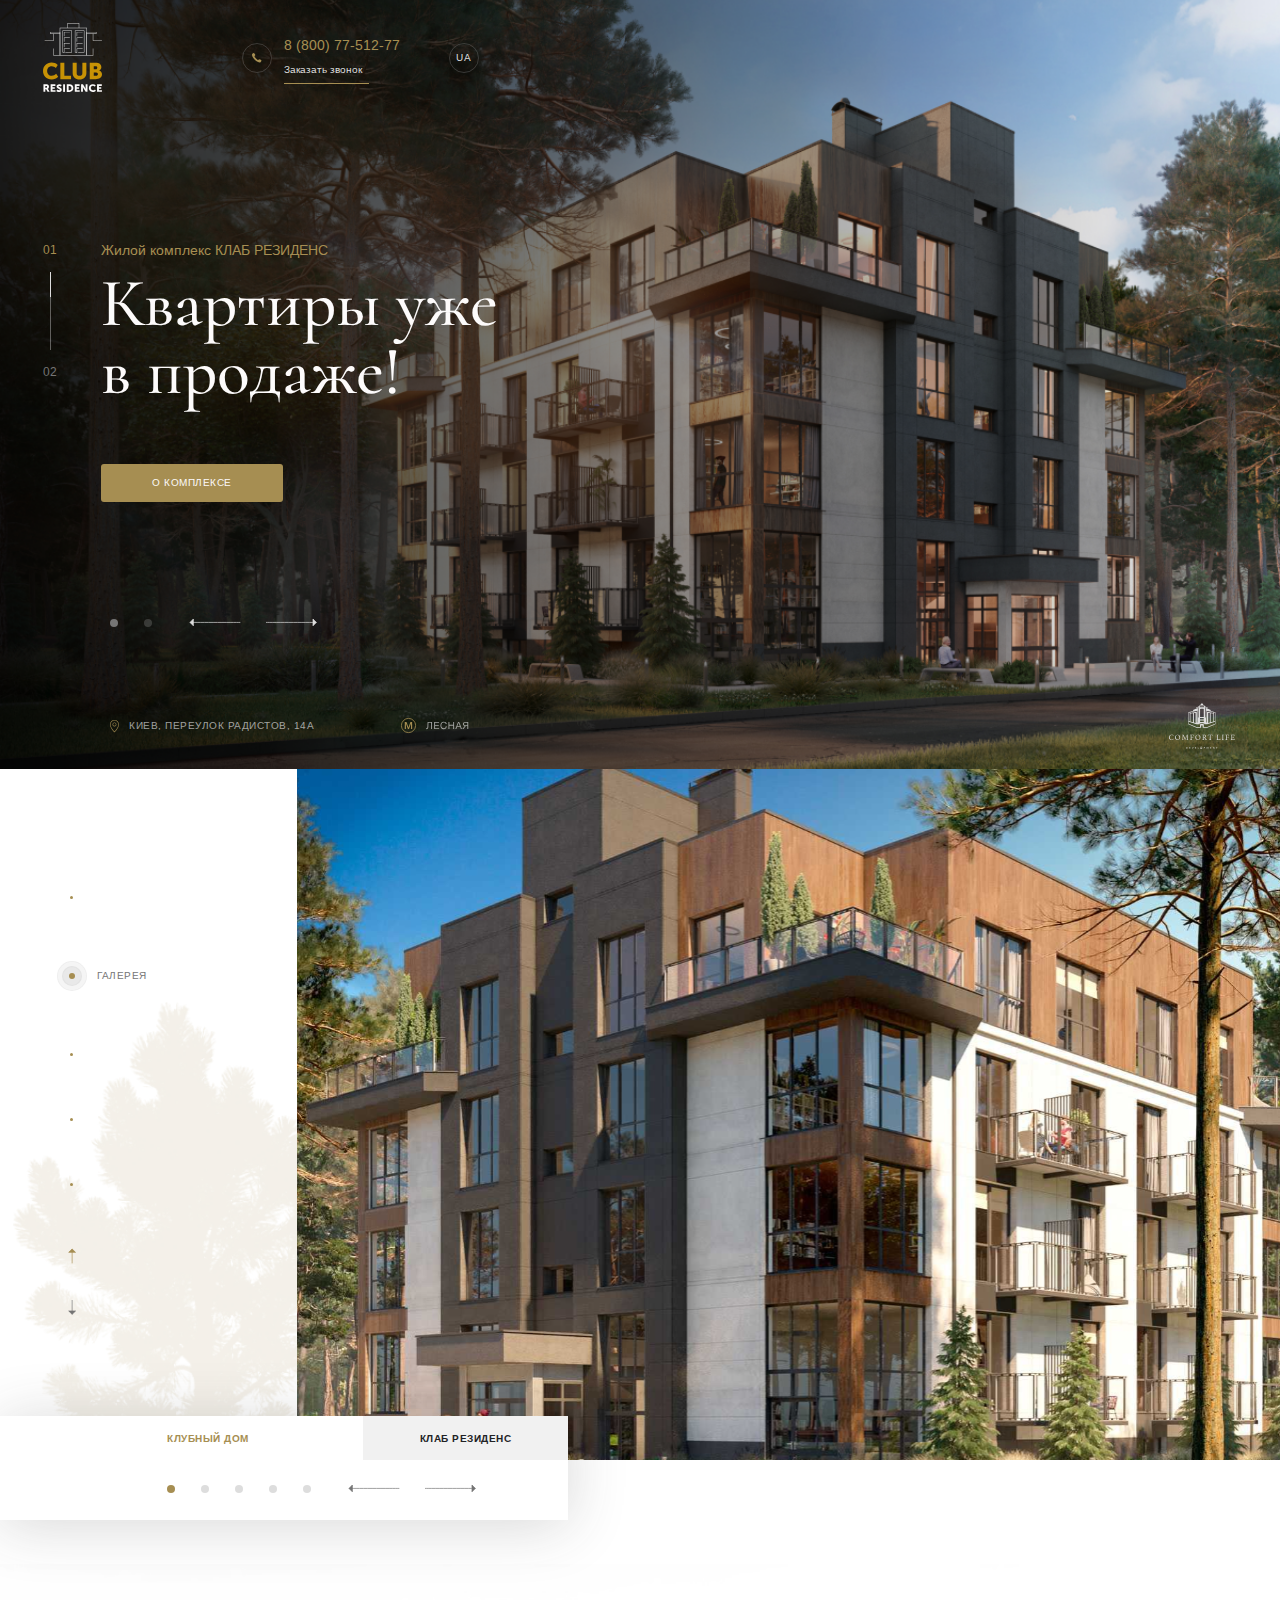
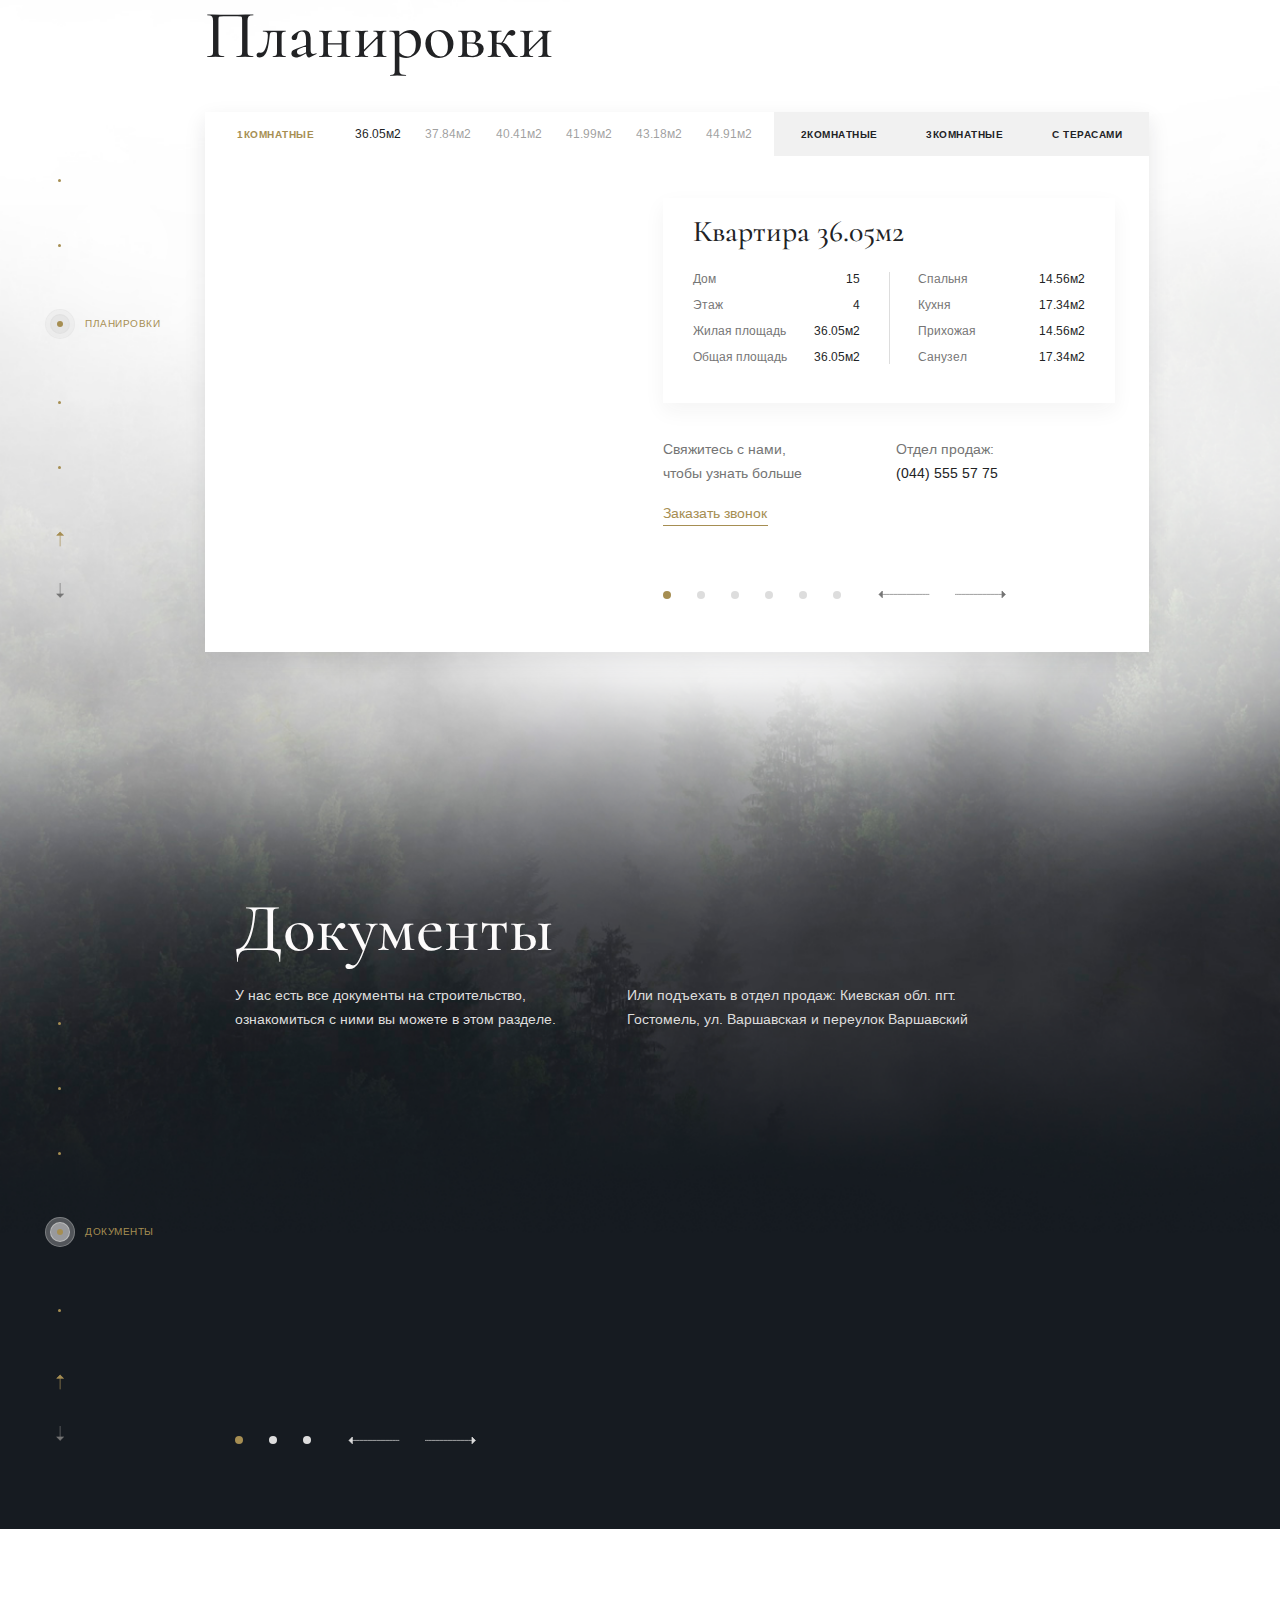
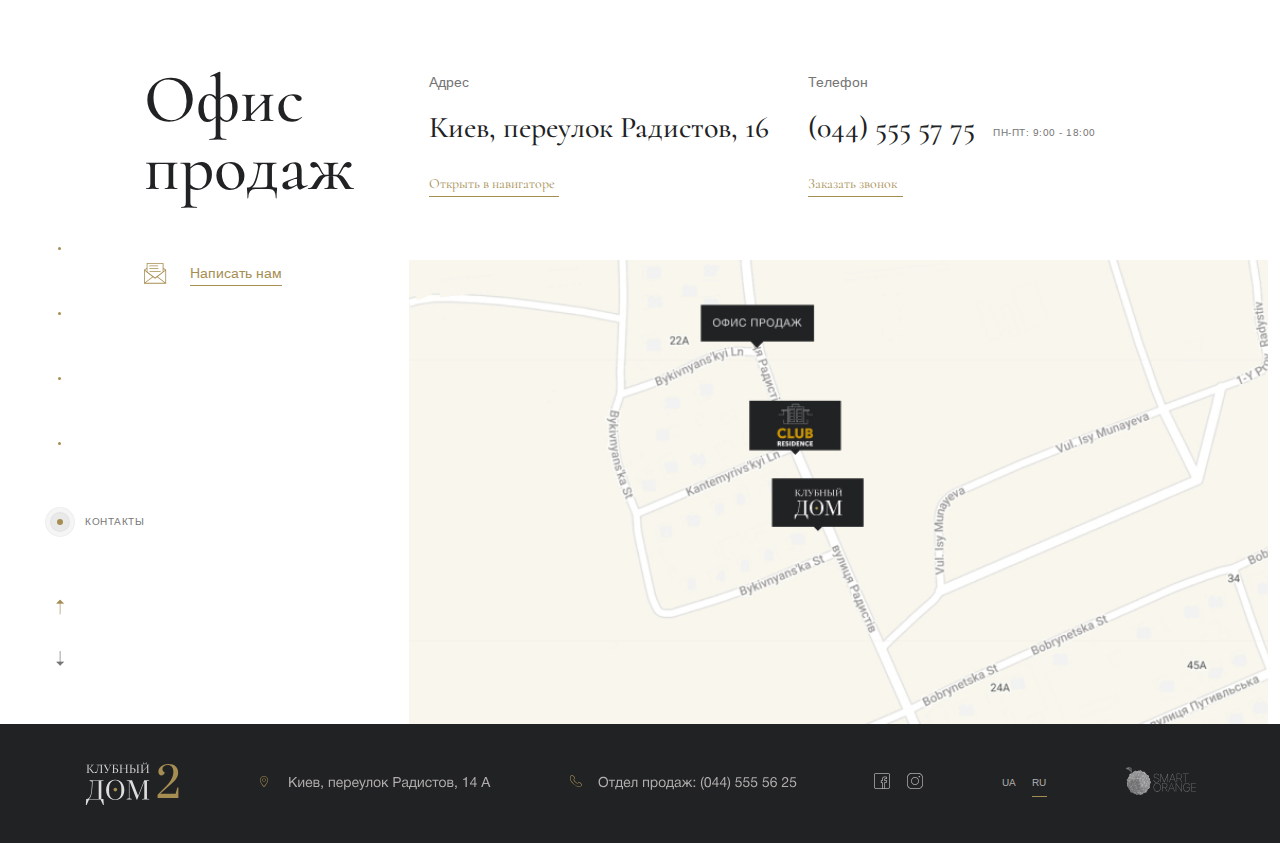
<file: index.html>
<!DOCTYPE html>
<html lang="ru">
<head>
    <meta charset="UTF-8">
    <meta name="viewport" content="width=device-width, initial-scale=1.0">
    <title>Document</title>
    <link rel="icon" href="../images/main_logo.png">
    <link href="https://unpkg.com/aos@2.3.1/dist/aos.css" rel="stylesheet">
    <link rel="stylesheet" href="styles/style.css">
    <script src="https://unpkg.com/aos@2.3.1/dist/aos.js"></script>
    <script src="https://code.jquery.com/jquery-3.4.1.min.js"></script>
    <link href="https://fonts.googleapis.com/css2?family=Arimo&display=swap" rel="stylesheet">
    <link href="https://fonts.googleapis.com/css2?family=Cormorant:wght@500&display=swap" rel="stylesheet">
    
    
</head>
<body>
    <header class="header" id="header">
        <div class="header-top">
            <img class="header__logo" src="../images/Club_residence.svg" alt="Логотип ЖК">
            <div class="header__call">
                <div class="call__image_circle">
                    <img class="call__image" src="../images/call1.svg"></img>
                </div>
                <div class="call__right">
                    <div class="call__right_number">
                        <a class="call__right_number_link" href="tel:8 (800) 77-512-77">8 (800) 77-512-77</a>
                    </div>
                    <div class="call__request"  onclick="request()">Заказать звонок</div>
                </div>
            </div>
            <div class="header__language">
                <a href="index_ua.html" class="language__link-main">UA</a>
            </div>
        </div>
        <div class="header-middle">
            <div class="header__nav-left">
                <div class="nav-left__number nav-left__number-1">01</div>
                <div class="nav-left__line">
                    <div class="nav-left__line-active"></div>
                </div>
                <div class="nav-left__number nav-left__number-2">02</div>
            </div>
            <div class="header__main_content">
                <div class="header__name_building">Жилой комплекс КЛАБ РЕЗИДЕНС</div>
                <div class="header__main_text">Квартиры уже<br>в продаже!</div>
                <div class="header__more">
                    <a class="header__more-link" href="#">О КОМПЛЕКСЕ</a>
                </div>
            </div>
        </div>
        <div class="bottom_navigation header__bottom_navigation">
            <div class="bottom_navigation__points">
                <div class="bottom_navigation__point bottom_navigation__point-active bottom_navigation__point-active-colorless"></div>
                <div class="bottom_navigation__point bottom_navigation__point-colorless"></div>
            </div>
            <img class="arrow-left arrow" src="../images/arrow-left.svg" onclick="header_change_min()" alt="cледующий ЖК">
            <img class="arrow-right arrow" src="../images/arrow-right.svg" onclick="header_change_max()" alt="предыдущий ЖК">
        </div>

        <div class="header-bottom">
            <div class="header-bottom__navigation">
                <div class="header-bottom__location">
                    <img class="location__image" src="../images/nav.svg" alt="адрес"></img>
                    <div class="location__text">Киев, переулок Радистов, 14а</div>
                </div>
                <div class="header-bottom__underground">
                    <img class="underground__image" src="../images/metro.svg" alt="метро"></img>
                    <div class="underground__text"></div>
                </div>
            </div>
            <img class="header-bottom__logo" src="../images/comfort.svg" alt="Логотип компании Комфорт"></img>
        </div>
    </header>

    <section id="gallery" class="gallery">
        <div class="gallery-top">
            <div class="gallery-left">
                <div class="nav-main">
                    <div class="nav-main__point"></div>
                    <div class="nav-main__active-block">
                        <div class="nav-main__external">
                            <div class="nav-main__internal">
                                <div class="nav-main__point nav-main__point-active"></div>
                            </div>
                        </div>
                        <div class="nav-main__text">ГАЛЕРЕЯ</div>
                    </div>
                    <div class="nav-main__point"></div>
                    <div class="nav-main__point"></div>
                    <div class="nav-main__point"></div>
                    <div class="nav-main__arrow nav-main__arrow-up">
                        <a class="nav-main__link-up" href="#header">
                            <img src="../images/little_arrow-up.svg" alt="Верхняя секция">
                        </a>
                    </div>
                    <div class="nav-main__arrow nav-main__arrow-down">
                        <a class="nav-main__link-down" href="#layouts">
                            <img src="../images/little_arrow-down.svg" alt="Нижняя секция">
                        </a>
                    </div>
                </div>
            </div>
            <div class="gallery-main_photo"></div>
            <div class="gallery__tree"></div>
        </div>
        <div class="gallery-bottom">
            <div class="gallery-bottom__nav">
                <div class="gallery-bottom__name_buildings">
                    <div class="gallery-bottom__name_building gallery-bottom__name_building-active">КЛУБНЫЙ ДОМ</div>
                    <div class="gallery-bottom__name_building" onclick="gallery_change_pre()" onclick="gallery_nav_start()">КЛАБ РЕЗИДЕНС</div>
                </div>
                <div class="bottom_navigation gallery__bottom_navigation">
                    <div class="bottom_navigation__points">
                        <div class="bottom_navigation__point bottom_navigation__point-1"></div>
                        <div class="bottom_navigation__point bottom_navigation__point-2"></div>
                        <div class="bottom_navigation__point bottom_navigation__point-3"></div>
                        <div class="bottom_navigation__point bottom_navigation__point-4"></div>
                        <div class="bottom_navigation__point bottom_navigation__point-5"></div>
                    </div>
                    <img class="arrow-left arrow" src="../images/black_arrow-left.svg" alt="предыдущее фото" onclick="gallery_nav_change_min()">
                    <img class="arrow-right arrow" src="../images/black_arrow-right.svg" alt="cледующeе фото" onclick="gallery_nav_change_max()">
                </div>
            </div>
            <div class="gallery-bottom__photos">
                <div data-aos="fade-left" class="gallery-bottom__photo gallery-bottom__photo-1" onclick="gallery_nav_change_1()"></div>
                <div data-aos="fade-left" class="gallery-bottom__photo gallery-bottom__photo-2" onclick="gallery_nav_change_2()"></div>
                <div data-aos="fade-left" class="gallery-bottom__photo gallery-bottom__photo-3" onclick="gallery_nav_change_3()"></div>
                <div data-aos="fade-left" class="gallery-bottom__photo gallery-bottom__photo-4" onclick="gallery_nav_change_4()"></div>
                <div data-aos="fade-left" class="gallery-bottom__photo gallery-bottom__photo-5" onclick="gallery_nav_change_5()"></div>
            </div>
        </div>
    </section>

    <div class="forest_background">
        <section id="layouts" class="layouts">
            <div class="nav-main">
                <div class="nav-main__point"></div>
                <div class="nav-main__point"></div>
                <div class="nav-main__active-block">
                    <div class="nav-main__external">
                        <div class="nav-main__internal">
                            <div class="nav-main__point nav-main__point-active"></div>
                        </div>
                    </div>
                    <div class="nav-main__text nav-main__text-color">ПЛАНИРОВКИ</div>
                </div>
                <div class="nav-main__point"></div>
                <div class="nav-main__point"></div>
                <div class="nav-main__arrow nav-main__arrow-up">
                    <a class="nav-main__link-up" href="#gallery">
                        <img src="../images/little_arrow-up.svg" alt="Верхняя секция">
                    </a>
                </div>
                <div class="nav-main__arrow nav-main__arrow-down">
                    <a class="nav-main__link-down" href="#documents">
                        <img src="../images/little_arrow-down.svg" alt="Нижняя секция">
                    </a>
                </div>
            </div>
            <div class="layouts__content">
                <div class="layouts__title">Планировки</div>
                <div class="layouts__main">
                    <div class="layouts-top">
                        <div class="layouts__number_rooms layouts__number_rooms-active">1комнатные</div>
                        <div class="layouts__areas">
                            <div class="layouts__area layouts__area-active">36.05м2</div>
                            <div class="layouts__area">37.84м2</div>
                            <div class="layouts__area">40.41м2</div>
                            <div class="layouts__area">41.99м2</div>
                            <div class="layouts__area">43.18м2</div>
                            <div class="layouts__area">44.91м2</div>
                        </div>
                        <div class="layouts__number_rooms-not_active">
                            <div class="layouts__number_rooms">2комнатные</div>
                            <div class="layouts__number_rooms">3комнатные</div>
                            <div class="layouts__number_rooms">С ТЕРАСАМИ</div>
                        </div>
                    </div>
                    <div class="layouts-middle">
                        <div data-aos="fade-right" class="layouts__drawing"></div>
                        <div class="layouts__details">
                            <div class="layouts__rooms_block">
                                <div class="details__heading">Квартира 36.05м2</div>
                                <div class="details__rooms">
                                    <div class="rooms-left">
                                        <div class="details__room">
                                            <div class="room__name">Дом</div>
                                            <div class="room__area">15</div>
                                        </div>
                                        <div class="details__room">
                                            <div class="room__name">Этаж</div>
                                            <div class="room__area">4</div>
                                        </div>
                                        <div class="details__room">
                                            <div class="room__name">Жилая площадь</div>
                                            <div class="room__area">36.05м2</div>
                                        </div>
                                        <div class="details__room">
                                            <div class="room__name">Общая площадь</div>
                                            <div class="room__area">36.05м2</div>
                                        </div>
                                    </div>
                                    <div class="rooms-line"></div>
                                    <div class="rooms-right">
                                        <div class="details__room">
                                            <div class="room__name">Спальня</div>
                                            <div class="room__area">14.56м2</div>
                                        </div>
                                        <div class="details__room">
                                            <div class="room__name">Кухня</div>
                                            <div class="room__area">17.34м2</div>
                                        </div>
                                        <div class="details__room">
                                            <div class="room__name">Прихожая</div>
                                            <div class="room__area">14.56м2</div>
                                        </div>
                                        <div class="details__room">
                                            <div class="room__name">Санузел</div>
                                            <div class="room__area">17.34м2</div>
                                        </div>
                                    </div>
                                </div>
                            </div>
                            <div class="layouts__call">
                                <div class="call__heading-left">Свяжитесь с нами,<br>чтобы узнать больше</div>
                                <div class="call-right">
                                    <div class="call__heading-right">Отдел продаж:</div>
                                    <div class="call__number">(044) 555 57 75</div>
                                </div>
                            </div>
                            <div class="layouts__request"  onclick="request()">Заказать звонок</div>
                            <div class="bottom_navigation">
                                <div class="bottom_navigation__points">
                                    <div class="bottom_navigation__point bottom_navigation__point-active"></div>
                                    <div class="bottom_navigation__point"></div>
                                    <div class="bottom_navigation__point"></div>
                                    <div class="bottom_navigation__point"></div>
                                    <div class="bottom_navigation__point"></div>
                                    <div class="bottom_navigation__point"></div>
                                </div>
                                <img class="arrow-left arrow" src="../images/black_arrow-left.svg" alt="cледующий ЖК">
                                <img class="arrow-right arrow" src="../images/black_arrow-right.svg" alt="предыдущий ЖК">
                            </div>
                        </div>
                        
                    </div>
                        
                    
                </div>
            </div>
        </section>
   
        <section id="documents" class="documents">
            <div class="nav-main">
                <div class="nav-main__point"></div>
                <div class="nav-main__point"></div>
                <div class="nav-main__point"></div>
                <div class="nav-main__active-block">
                    <div class="nav-main__external">
                        <div class="nav-main__internal">
                            <div class="nav-main__point nav-main__point-active "></div>
                        </div>
                    </div>
                    <div class="nav-main__text nav-main__text-color">ДОКУМЕНТЫ</div>
                </div>
                <div class="nav-main__point"></div>
                <div class="nav-main__arrow nav-main__arrow-up">
                    <a class="nav-main__link-up" href="#layouts">
                        <img src="../images/little_arrow-up.svg" alt="Верхняя секция">
                    </a>
                </div>
                <div class="nav-main__arrow nav-main__arrow-down">
                    <a class="nav-main__link-down" href="#contacts">
                        <img src="../images/little_arrow-down.svg" alt="Нижняя секция">
                    </a>
                </div>
            </div>
            <div class="documents-main">
                <div class="documents__title">Документы</div>
                <div class="documents__headings">
                    <div class="documents__heading documents__heading1">У нас есть все документы на строительство,<br>
                        ознакомиться с ними вы можете в этом разделе.</div>
                    <div class="documents__heading documents__heading2">Или подъехать в отдел продаж: Киевская обл. пгт.<br>
                        Гостомель, ул. Варшавская и переулок Варшавский</div>
                </div>
                <div class="documents__blocks">
                    <div data-aos="flip-left" class="documents__block">
                        <div class="documents__block-top">
                            <img class="documents__format" src="../images/pdf.svg" alt="Формат файла"></img>
                            <div class="documents__size">18 Mb</div>
                        </div>
                        <div class="documents__block-middle">
                            Разрешение на<br>строительство
                        </div>
                        <div class="documents__block-bottom">
                            <div class="documents__date">21.05.2019</div>
                            <a class="documents__download" href="#" download>
                                <img class="download__image" src="../images/load.svg" alt="Загрузка документа">
                            </a>
                        </div>
                    </div>
                    <div data-aos="flip-left" class="documents__block">
                        <div class="documents__block-top">
                            <img class="documents__format" src="../images/pdf.svg" alt="Формат файла"></img>
                            <div class="documents__size">18 Mb</div>
                        </div>
                        <div class="documents__block-middle">
                            Разрешение на<br>строительство
                        </div>
                        <div class="documents__block-bottom">
                            <div class="documents__date">21.05.2019</div>
                            <a class="documents__download" href="#" download>
                                <img class="download__image" src="../images/load.svg" alt="Загрузка документа">
                            </a>
                        </div>
                    </div>
                    <div data-aos="flip-left" class="documents__block">
                        <div class="documents__block-top">
                            <img class="documents__format" src="../images/pdf.svg" alt="Формат файла"></img>
                            <div class="documents__size">18 Mb</div>
                        </div>
                        <div class="documents__block-middle">
                            Разрешение на<br>строительство
                        </div>
                        <div class="documents__block-bottom">
                            <div class="documents__date">21.05.2019</div>
                            <a class="documents__download" href="#" download>
                                <img class="download__image" src="../images/load.svg" alt="Загрузка документа">
                            </a>
                        </div>
                    </div>
                </div>
                <div class="bottom_navigation">
                    <div class="bottom_navigation__points">
                        <div class="bottom_navigation__point bottom_navigation__point-active"></div>
                        <div class="bottom_navigation__point"></div>
                        <div class="bottom_navigation__point"></div>
                    </div>
                    <img class="arrow-left arrow" src="../images/arrow-left.svg" alt="cледующий ЖК">
                    <img class="arrow-right arrow" src="../images/arrow-right.svg" alt="предыдущий ЖК">
                </div>
            </div>
        </section>
    </div>
    <section id="contacts" class="contacts">
        <div class="contacts__content">


            <div class="nav-main">
                <div class="nav-main__point"></div>
                <div class="nav-main__point"></div>
                <div class="nav-main__point"></div>
                <div class="nav-main__point"></div>
                <div class="nav-main__active-block">
                    <div class="nav-main__external">
                        <div class="nav-main__internal">
                            <div class="nav-main__point nav-main__point-active"></div>
                        </div>
                    </div>
                    <div class="nav-main__text">КОНТАКТЫ</div>
                </div>
                <div class="nav-main__arrow nav-main__arrow-up">
                    <a class="nav-main__link-up" href="#documents">
                        <img src="../images/little_arrow-up.svg" alt="Верхняя секция">
                    </a>
                </div>
                <div class="nav-main__arrow nav-main__arrow-down">
                    <a class="nav-main__link-down" href="#header">
                        <img src="../images/little_arrow-down.svg" alt="Нижняя секция">
                    </a>
                </div>
            </div>
            <div class="contacts-main">
            
                <div class="contacts-top">
                    <div class="contacts__title">Офис<br>продаж</div>
                    <div class="contacts__adress">
                        <div class="adress__title">Адрес</div>
                        <div class="adress__content">Киев, переулок Радистов, 16</div>
                        <a class="adress__link" href="https://www.google.com/maps/place/%D1%83%D0%BB.
                        +%D0%A0%D0%B0%D0%B4%D0%B8%D1%81%D1%82%D0%BE%D0%B2,+16,+%D0%9A%D0%B8%D0%B5%D0%B2,
                        +02000/@50.4758649,30.667719,17z/data=!3m1!4b1!4m5!3m4!1s0x40d4da908dd21e47:
                        0x4b967ec85baaabb5!8m2!3d50.4758649!4d30.6699077">Открыть в навигаторе</a>
                    </div>
                    <div class="contacts__phone">
                        <div class="phone__title">Телефон</div>
                        <div class="phone__content">(044)  555  57  75 
                            <span class="phone__time">ПН-ПТ:  9:00 - 18:00</span>
                        </div>
                        
                        <div class="phone__link" onclick="request()">Заказать звонок</div>
                    </div>
                </div>
                <div class="contacts-middle">
                    <div class="contacts__email">
                        <img class="contacts__email_image" src="../images/mail.svg" alt="письмо">
                        <div class="contacts__email_text">Написать нам</div>
                    </div>
                    <div class="contacts__map"></div>
                </div>
            </div>
        </div>
        <div class="contacts-bottom">
            <img class="contacts-bottom__logo_building" src="../images/club_house.svg" alt="Логотип ЖК"></img>
            <img class="contacts-bottom__geo" src="../images/adress.svg" alt="Геолокация"></img>
            <img class="contacts-bottom__phone_number" src="../images/phone.svg" alt="Телефон"></img>
            <a class="contacts-bottom__social_network" href="#">
                <img class="social_network__facebook" src="../images/FB.svg" alt="Фейсбук">
            </a>
            <a class="contacts-bottom__social_network" href=#>
                <img class="social_network__instagram" src="../images/INS.svg" alt="Инстаграм">
            </a>
            <div class="contacts-bottom__language contacts-bottom__language-not_active">       
                <a class="language__link" href="index_ua.html">UA</a>
            </div>
            <div class="contacts-bottom__language contacts-bottom__language-active">  
                <a class="language__link " href="index.html">RU</a>
            </div>
            <a class="contacts-bottom__company-developer">
                <img class="company_developer__link" src="../images/smart.svg" alt="Разработчик сайта Smart Orange">
            </a>
        </div>
    </section>

    <div class="request">
        <div class="request-center">
            <div class="request__content">
                <div class="request__title">Заказать<br>звонок</div>
                <form class="request__form" action="POST">
                    <input class="request__input" type="text" required placeholder="Имя:*">
                    <input class="request__input request__input-phone" type="tel" required placeholder="Телефон:*">
                    <button class="request__confirm">ОТПРАВИТЬ</button>
                </form>
            </div>
            <img class="request__exit" src="../images/exit.svg" alt="закрыть" onclick="request__off()">
        </div>
    </div>

    <script type="text/javascript" src="scripts/script.js"></script>
</body>
</html>
</file>
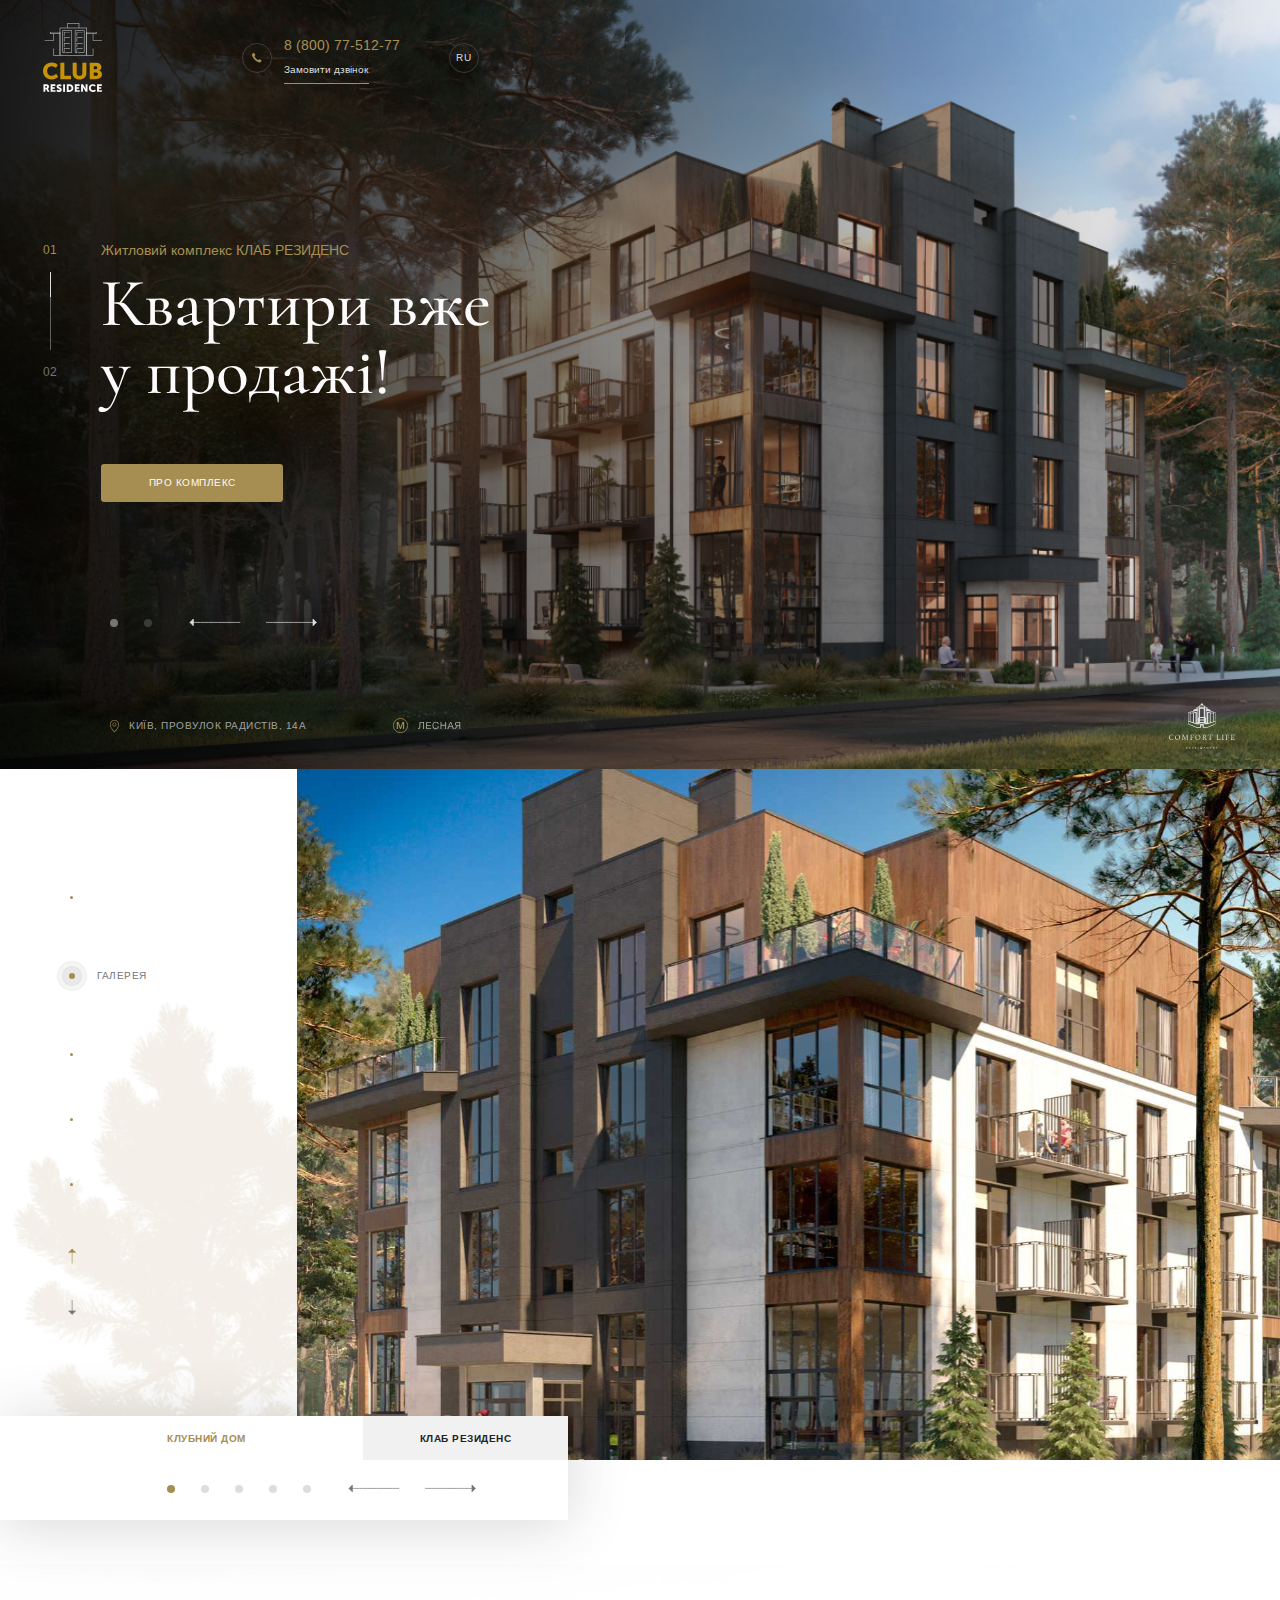
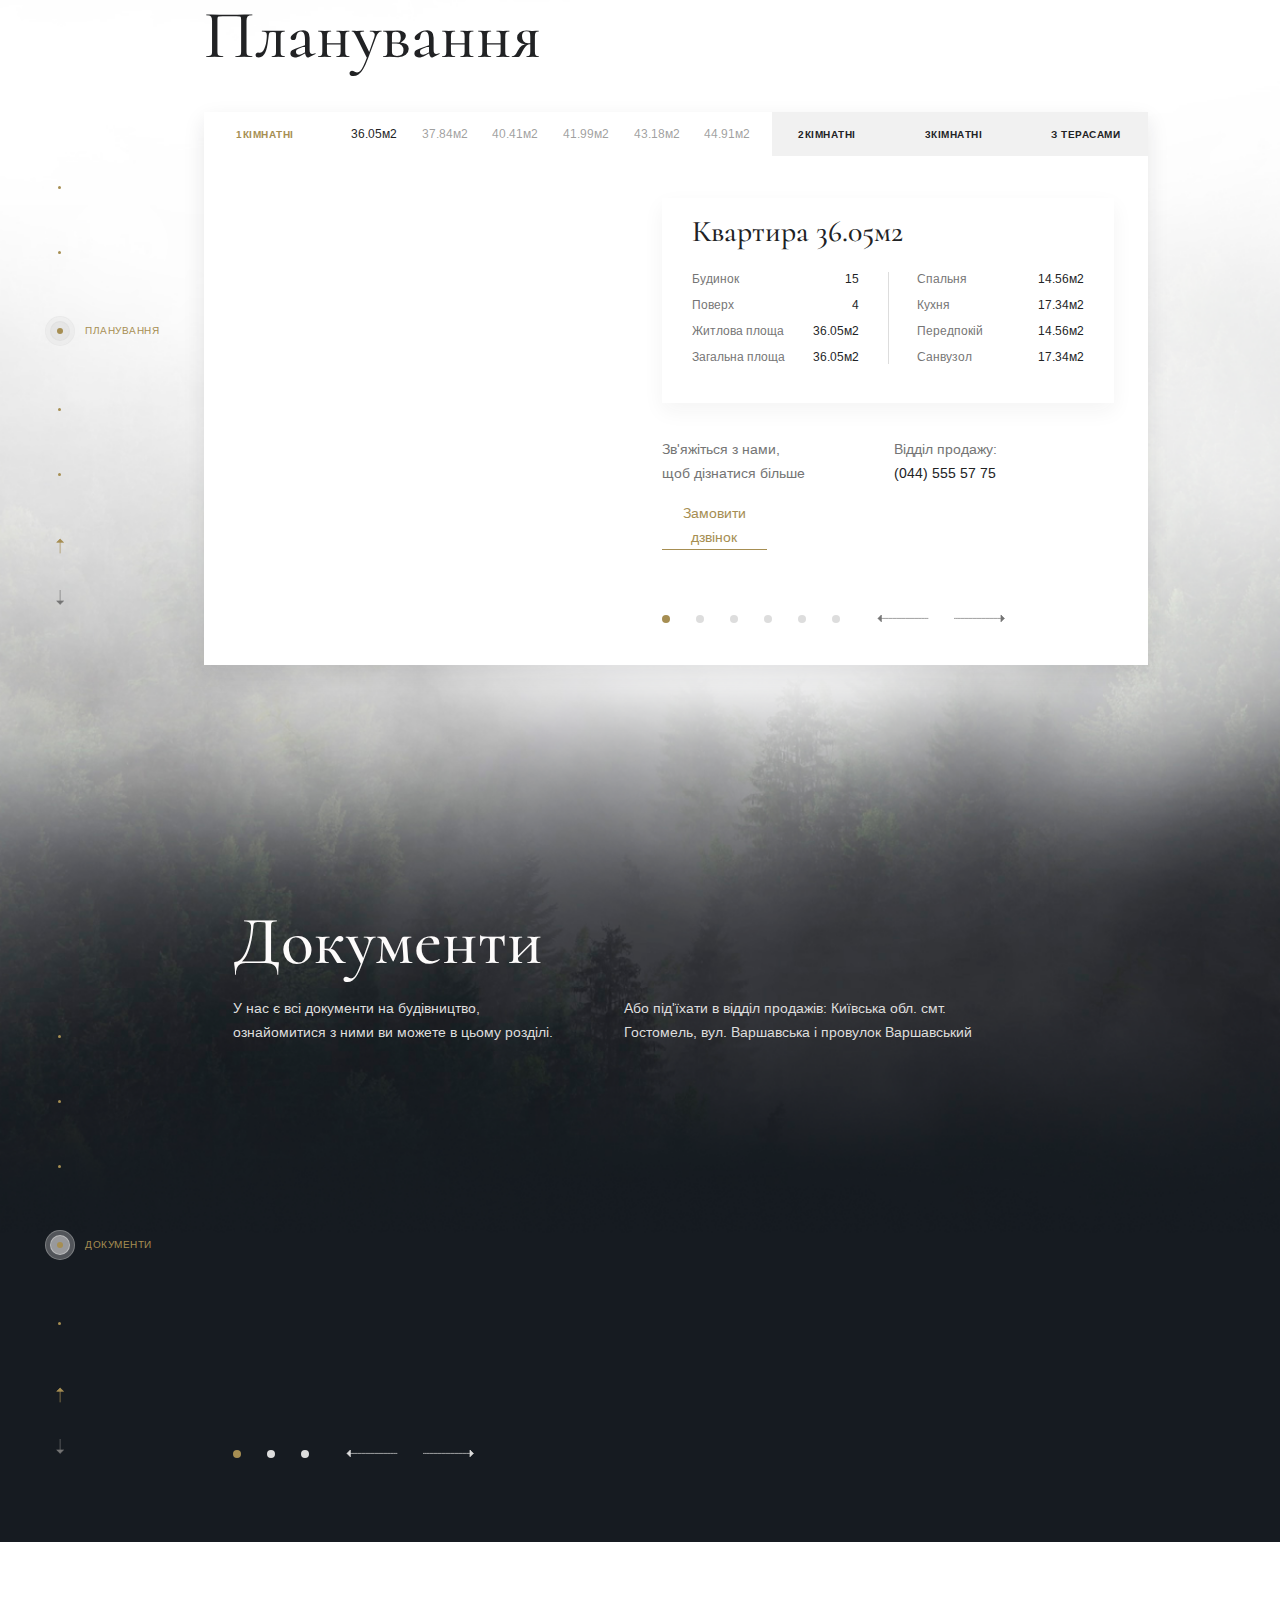
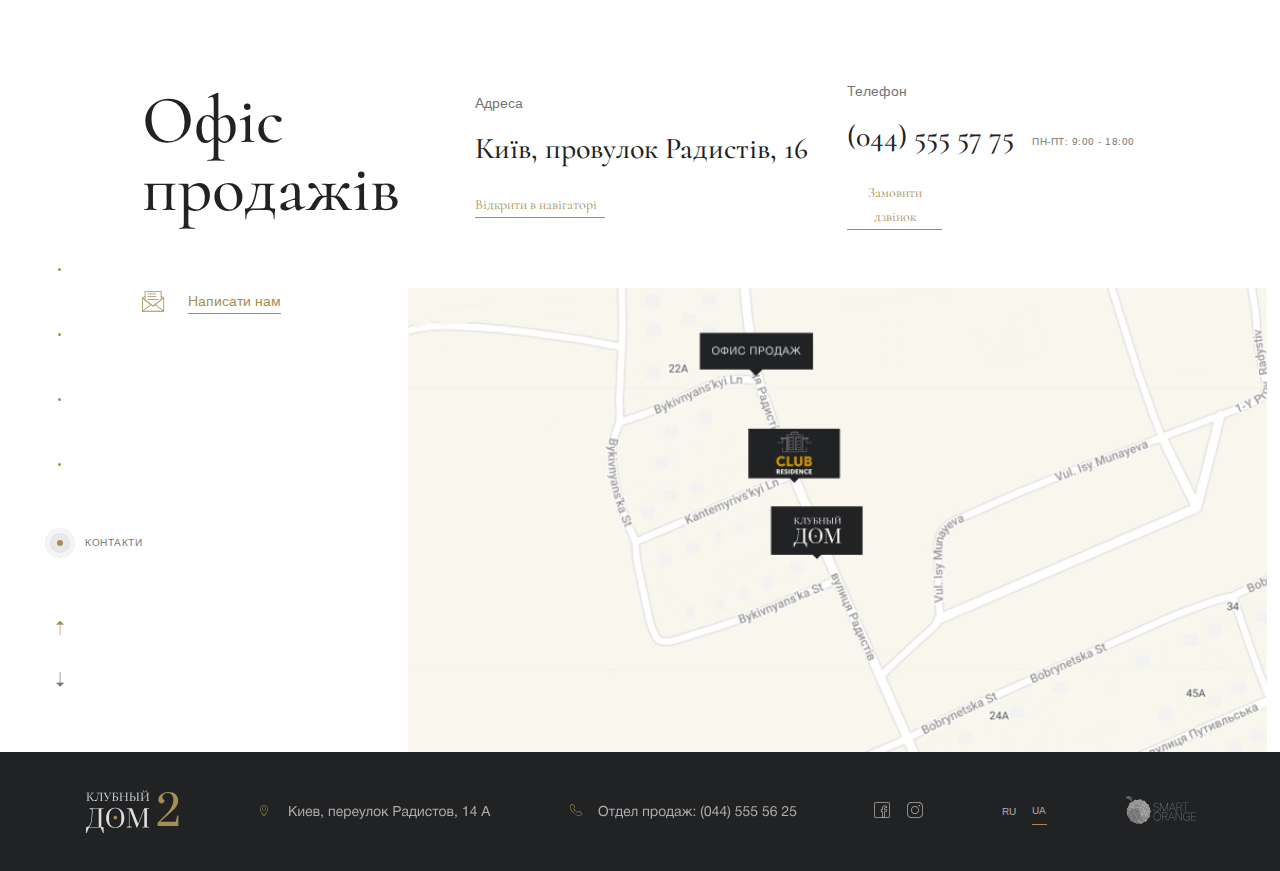
<file: index_ua.html>
<!DOCTYPE html>
<html lang="ru">
<head>
    <meta charset="UTF-8">
    <meta name="viewport" content="width=device-width, initial-scale=1.0">
    <title>Document</title>
    <link rel="icon" href="../images/main_logo.png">
    <link href="https://unpkg.com/aos@2.3.1/dist/aos.css" rel="stylesheet">
    <link rel="stylesheet" href="styles/style.css">
    <script src="https://unpkg.com/aos@2.3.1/dist/aos.js"></script>
    <script src="https://code.jquery.com/jquery-3.4.1.min.js"></script>
    <link href="https://fonts.googleapis.com/css2?family=Arimo&display=swap" rel="stylesheet">
    <link href="https://fonts.googleapis.com/css2?family=Cormorant:wght@500&display=swap" rel="stylesheet">
    
    
</head>
<body>
    <header class="header" id="header">
        <div class="header-top">
            <img class="header__logo" src="../images/Club_residence.svg" alt="Логотип ЖК">
            <div class="header__call">
                <div class="call__image_circle">
                    <img class="call__image" src="../images/call1.svg"></img>
                </div>
                <div class="call__right">
                    <div class="call__right_number">
                        <a class="call__right_number_link" href="tel:8 (800) 77-512-77">8 (800) 77-512-77</a>
                    </div>
                    <div class="call__request"  onclick="request()">Замовити дзвінок</div>
                </div>
            </div>
            <div class="header__language">
                <a href="index.html" class="language__link-main">RU</a>
            </div>
        </div>
        <div class="header-middle">
            <div class="header__nav-left">
                <div class="nav-left__number nav-left__number-1">01</div>
                <div class="nav-left__line">
                    <div class="nav-left__line-active"></div>
                </div>
                <div class="nav-left__number nav-left__number-2">02</div>
            </div>
            <div class="header__main_content">
                <div class="header__name_building">Житловий комплекс КЛАБ РЕЗИДЕНС</div>
                <div class="header__main_text">Квартири вже<br>у продажі!</div>
                <div class="header__more">
                    <a class="header__more-link" href="#">ПРО КОМПЛЕКС</a>
                </div>
            </div>
        </div>
        <div class="bottom_navigation header__bottom_navigation">
            <div class="bottom_navigation__points">
                <div class="bottom_navigation__point bottom_navigation__point-active bottom_navigation__point-active-colorless"></div>
                <div class="bottom_navigation__point bottom_navigation__point-colorless"></div>
            </div>
            <img class="arrow-left arrow" src="../images/arrow-left.svg" onclick="header_change_min()" alt="cледующий ЖК">
            <img class="arrow-right arrow" src="../images/arrow-right.svg" onclick="header_change_max()" alt="предыдущий ЖК">
        </div>

        <div class="header-bottom">
            <div class="header-bottom__navigation">
                <div class="header-bottom__location">
                    <img class="location__image" src="../images/nav.svg" alt="адрес"></img>
                    <div class="location__text">Київ, провулок Радистів, 14а</div>
                </div>
                <div class="header-bottom__underground">
                    <img class="underground__image" src="../images/metro.svg" alt="метро"></img>
                    <div class="underground__text"></div>
                </div>
            </div>
            <img class="header-bottom__logo" src="../images/comfort.svg" alt="Логотип компании Комфорт"></img>
        </div>
    </header>

    <section id="gallery" class="gallery">
        <div class="gallery-top">
            <div class="gallery-left">
                <div class="nav-main">
                    <div class="nav-main__point"></div>
                    <div class="nav-main__active-block">
                        <div class="nav-main__external">
                            <div class="nav-main__internal">
                                <div class="nav-main__point nav-main__point-active"></div>
                            </div>
                        </div>
                        <div class="nav-main__text">ГАЛЕРЕЯ</div>
                    </div>
                    <div class="nav-main__point"></div>
                    <div class="nav-main__point"></div>
                    <div class="nav-main__point"></div>
                    <div class="nav-main__arrow nav-main__arrow-up">
                        <a class="nav-main__link-up" href="#header">
                            <img src="../images/little_arrow-up.svg" alt="Верхняя секция">
                        </a>
                    </div>
                    <div class="nav-main__arrow nav-main__arrow-down">
                        <a class="nav-main__link-down" href="#layouts">
                            <img src="../images/little_arrow-down.svg" alt="Нижняя секция">
                        </a>
                    </div>
                </div>
            </div>
            <div class="gallery-main_photo"></div>
            <div class="gallery__tree"></div>
        </div>
        <div class="gallery-bottom">
            <div class="gallery-bottom__nav">
                <div class="gallery-bottom__name_buildings">
                    <div class="gallery-bottom__name_building gallery-bottom__name_building-active">КЛУБНИЙ ДОМ</div>
                    <div class="gallery-bottom__name_building" onclick="gallery_change_pre()" onclick="gallery_nav_start()">КЛАБ РЕЗИДЕНС</div>
                </div>
                <div class="bottom_navigation gallery__bottom_navigation">
                    <div class="bottom_navigation__points">
                        <div class="bottom_navigation__point bottom_navigation__point-1"></div>
                        <div class="bottom_navigation__point bottom_navigation__point-2"></div>
                        <div class="bottom_navigation__point bottom_navigation__point-3"></div>
                        <div class="bottom_navigation__point bottom_navigation__point-4"></div>
                        <div class="bottom_navigation__point bottom_navigation__point-5"></div>
                    </div>
                    <img class="arrow-left arrow" src="../images/black_arrow-left.svg" alt="предыдущее фото" onclick="gallery_nav_change_min()">
                    <img class="arrow-right arrow" src="../images/black_arrow-right.svg" alt="cледующeе фото" onclick="gallery_nav_change_max()">
                </div>
            </div>
            <div class="gallery-bottom__photos">
                <div data-aos="fade-left" class="gallery-bottom__photo gallery-bottom__photo-1" onclick="gallery_nav_change_1()"></div>
                <div data-aos="fade-left" class="gallery-bottom__photo gallery-bottom__photo-2" onclick="gallery_nav_change_2()"></div>
                <div data-aos="fade-left" class="gallery-bottom__photo gallery-bottom__photo-3" onclick="gallery_nav_change_3()"></div>
                <div data-aos="fade-left" class="gallery-bottom__photo gallery-bottom__photo-4" onclick="gallery_nav_change_4()"></div>
                <div data-aos="fade-left" class="gallery-bottom__photo gallery-bottom__photo-5" onclick="gallery_nav_change_5()"></div>
            </div>
        </div>
    </section>

    <div class="forest_background">
        <section id="layouts" class="layouts">
            <div class="nav-main">
                <div class="nav-main__point"></div>
                <div class="nav-main__point"></div>
                <div class="nav-main__active-block">
                    <div class="nav-main__external">
                        <div class="nav-main__internal">
                            <div class="nav-main__point nav-main__point-active"></div>
                        </div>
                    </div>
                    <div class="nav-main__text nav-main__text-color">ПЛАНУВАННЯ</div>
                </div>
                <div class="nav-main__point"></div>
                <div class="nav-main__point"></div>
                <div class="nav-main__arrow nav-main__arrow-up">
                    <a class="nav-main__link-up" href="#gallery">
                        <img src="../images/little_arrow-up.svg" alt="Верхняя секция">
                    </a>
                </div>
                <div class="nav-main__arrow nav-main__arrow-down">
                    <a class="nav-main__link-down" href="#documents">
                        <img src="../images/little_arrow-down.svg" alt="Нижняя секция">
                    </a>
                </div>
            </div>
            <div class="layouts__content">
                <div class="layouts__title">Планування</div>
                <div class="layouts__main">
                    <div class="layouts-top">
                        <div class="layouts__number_rooms layouts__number_rooms-active">1кімнатні</div>
                        <div class="layouts__areas">
                            <div class="layouts__area layouts__area-active">36.05м2</div>
                            <div class="layouts__area">37.84м2</div>
                            <div class="layouts__area">40.41м2</div>
                            <div class="layouts__area">41.99м2</div>
                            <div class="layouts__area">43.18м2</div>
                            <div class="layouts__area">44.91м2</div>
                        </div>
                        <div class="layouts__number_rooms-not_active">
                            <div class="layouts__number_rooms">2кімнатні</div>
                            <div class="layouts__number_rooms">3кімнатні</div>
                            <div class="layouts__number_rooms">З ТЕРАСАМИ</div>
                        </div>
                    </div>
                    <div class="layouts-middle">
                        <div data-aos="fade-right" class="layouts__drawing"></div>
                        <div class="layouts__details">
                            <div class="layouts__rooms_block">
                                <div class="details__heading">Квартира 36.05м2</div>
                                <div class="details__rooms">
                                    <div class="rooms-left">
                                        <div class="details__room">
                                            <div class="room__name">Будинок</div>
                                            <div class="room__area">15</div>
                                        </div>
                                        <div class="details__room">
                                            <div class="room__name">Поверх</div>
                                            <div class="room__area">4</div>
                                        </div>
                                        <div class="details__room">
                                            <div class="room__name">Житлова площа</div>
                                            <div class="room__area">36.05м2</div>
                                        </div>
                                        <div class="details__room">
                                            <div class="room__name">Загальна площа</div>
                                            <div class="room__area">36.05м2</div>
                                        </div>
                                    </div>
                                    <div class="rooms-line"></div>
                                    <div class="rooms-right">
                                        <div class="details__room">
                                            <div class="room__name">Спальня</div>
                                            <div class="room__area">14.56м2</div>
                                        </div>
                                        <div class="details__room">
                                            <div class="room__name">Кухня</div>
                                            <div class="room__area">17.34м2</div>
                                        </div>
                                        <div class="details__room">
                                            <div class="room__name">Передпокій</div>
                                            <div class="room__area">14.56м2</div>
                                        </div>
                                        <div class="details__room">
                                            <div class="room__name">Санвузол</div>
                                            <div class="room__area">17.34м2</div>
                                        </div>
                                    </div>
                                </div>
                            </div>
                            <div class="layouts__call">
                                <div class="call__heading-left">Зв'яжіться з нами,<br>щоб дізнатися більше</div>
                                <div class="call-right">
                                    <div class="call__heading-right">Відділ продажу:</div>
                                    <div class="call__number">(044) 555 57 75</div>
                                </div>
                            </div>
                            <div class="layouts__request"  onclick="request()">Замовити дзвінок</div>
                            <div class="bottom_navigation">
                                <div class="bottom_navigation__points">
                                    <div class="bottom_navigation__point bottom_navigation__point-active"></div>
                                    <div class="bottom_navigation__point"></div>
                                    <div class="bottom_navigation__point"></div>
                                    <div class="bottom_navigation__point"></div>
                                    <div class="bottom_navigation__point"></div>
                                    <div class="bottom_navigation__point"></div>
                                </div>
                                <img class="arrow-left arrow" src="../images/black_arrow-left.svg" alt="cледующий ЖК">
                                <img class="arrow-right arrow" src="../images/black_arrow-right.svg" alt="предыдущий ЖК">
                            </div>
                        </div>
                        
                    </div>
                        
                    
                </div>
            </div>
        </section>
   
        <section id="documents" class="documents">
            <div class="nav-main">
                <div class="nav-main__point"></div>
                <div class="nav-main__point"></div>
                <div class="nav-main__point"></div>
                <div class="nav-main__active-block">
                    <div class="nav-main__external">
                        <div class="nav-main__internal">
                            <div class="nav-main__point nav-main__point-active "></div>
                        </div>
                    </div>
                    <div class="nav-main__text nav-main__text-color">ДОКУМЕНТИ</div>
                </div>
                <div class="nav-main__point"></div>
                <div class="nav-main__arrow nav-main__arrow-up">
                    <a class="nav-main__link-up" href="#layouts">
                        <img src="../images/little_arrow-up.svg" alt="Верхняя секция">
                    </a>
                </div>
                <div class="nav-main__arrow nav-main__arrow-down">
                    <a class="nav-main__link-down" href="#contacts">
                        <img src="../images/little_arrow-down.svg" alt="Нижняя секция">
                    </a>
                </div>
            </div>
            <div class="documents-main">
                <div class="documents__title">Документи</div>
                <div class="documents__headings">
                    <div class="documents__heading documents__heading1">У нас є всі документи на будівництво,<br>
                        ознайомитися з ними ви можете в цьому розділі.</div>
                    <div class="documents__heading documents__heading2">Або під'їхати в відділ продажів: Київська обл. смт.<br>
                        Гостомель, вул. Варшавська і провулок Варшавський</div>
                </div>
                <div class="documents__blocks">
                    <div data-aos="flip-left" class="documents__block">
                        <div class="documents__block-top">
                            <img class="documents__format" src="../images/pdf.svg" alt="Формат файла"></img>
                            <div class="documents__size">18 Mb</div>
                        </div>
                        <div class="documents__block-middle">
                            Дозвіл на<br>будівництво
                        </div>
                        <div class="documents__block-bottom">
                            <div class="documents__date">21.05.2019</div>
                            <a class="documents__download" href="#" download>
                                <img class="download__image" src="../images/load.svg" alt="Загрузка документа">
                            </a>
                        </div>
                    </div>
                    <div data-aos="flip-left" class="documents__block">
                        <div class="documents__block-top">
                            <img class="documents__format" src="../images/pdf.svg" alt="Формат файла"></img>
                            <div class="documents__size">18 Mb</div>
                        </div>
                        <div class="documents__block-middle">
                            Дозвіл на<br>будівництво
                        </div>
                        <div class="documents__block-bottom">
                            <div class="documents__date">21.05.2019</div>
                            <a class="documents__download" href="#" download>
                                <img class="download__image" src="../images/load.svg" alt="Загрузка документа">
                            </a>
                        </div>
                    </div>
                    <div data-aos="flip-left" class="documents__block">
                        <div class="documents__block-top">
                            <img class="documents__format" src="../images/pdf.svg" alt="Формат файла"></img>
                            <div class="documents__size">18 Mb</div>
                        </div>
                        <div class="documents__block-middle">
                            Дозвіл на<br>будівництво
                        </div>
                        <div class="documents__block-bottom">
                            <div class="documents__date">21.05.2019</div>
                            <a class="documents__download" href="#" download>
                                <img class="download__image" src="../images/load.svg" alt="Загрузка документа">
                            </a>
                        </div>
                    </div>
                </div>
                <div class="bottom_navigation">
                    <div class="bottom_navigation__points">
                        <div class="bottom_navigation__point bottom_navigation__point-active"></div>
                        <div class="bottom_navigation__point"></div>
                        <div class="bottom_navigation__point"></div>
                    </div>
                    <img class="arrow-left arrow" src="../images/arrow-left.svg" alt="cледующий ЖК">
                    <img class="arrow-right arrow" src="../images/arrow-right.svg" alt="предыдущий ЖК">
                </div>
            </div>
        </section>
    </div>
    <section id="contacts" class="contacts">
        <div class="contacts__content">


            <div class="nav-main">
                <div class="nav-main__point"></div>
                <div class="nav-main__point"></div>
                <div class="nav-main__point"></div>
                <div class="nav-main__point"></div>
                <div class="nav-main__active-block">
                    <div class="nav-main__external">
                        <div class="nav-main__internal">
                            <div class="nav-main__point nav-main__point-active"></div>
                        </div>
                    </div>
                    <div class="nav-main__text">КОНТАКТИ</div>
                </div>
                <div class="nav-main__arrow nav-main__arrow-up">
                    <a class="nav-main__link-up" href="#documents">
                        <img src="../images/little_arrow-up.svg" alt="Верхняя секция">
                    </a>
                </div>
                <div class="nav-main__arrow nav-main__arrow-down">
                    <a class="nav-main__link-down" href="#header">
                        <img src="../images/little_arrow-down.svg" alt="Нижняя секция">
                    </a>
                </div>
            </div>
            <div class="contacts-main">
            
                <div class="contacts-top">
                    <div class="contacts__title">Офіс<br>продажів</div>
                    <div class="contacts__adress">
                        <div class="adress__title">Адреса</div>
                        <div class="adress__content">Київ, провулок Радистів, 16</div>
                        <a class="adress__link" href="https://www.google.com/maps/place/%D1%83%D0%BB.
                        +%D0%A0%D0%B0%D0%B4%D0%B8%D1%81%D1%82%D0%BE%D0%B2,+16,+%D0%9A%D0%B8%D0%B5%D0%B2,
                        +02000/@50.4758649,30.667719,17z/data=!3m1!4b1!4m5!3m4!1s0x40d4da908dd21e47:
                        0x4b967ec85baaabb5!8m2!3d50.4758649!4d30.6699077">Відкрити в навігаторі</a>
                    </div>
                    <div class="contacts__phone">
                        <div class="phone__title">Телефон</div>
                        <div class="phone__content">(044)  555  57  75 
                            <span class="phone__time">ПН-ПТ:  9:00 - 18:00</span>
                        </div>
                        
                        <div class="phone__link" onclick="request()">Замовити дзвінок</div>
                    </div>
                </div>
                <div class="contacts-middle">
                    <div class="contacts__email">
                        <img class="contacts__email_image" src="../images/mail.svg" alt="письмо">
                        <div class="contacts__email_text">Написати нам</div>
                    </div>
                    <div class="contacts__map"></div>
                </div>
            </div>
        </div>
        <div class="contacts-bottom">
            <img class="contacts-bottom__logo_building" src="../images/club_house.svg" alt="Логотип ЖК"></img>
            <img class="contacts-bottom__geo" src="../images/adress.svg" alt="Геолокация"></img>
            <img class="contacts-bottom__phone_number" src="../images/phone.svg" alt="Телефон"></img>
            <a class="contacts-bottom__social_network" href="#">
                <img class="social_network__facebook" src="../images/FB.svg" alt="Фейсбук">
            </a>
            <a class="contacts-bottom__social_network" href=#>
                <img class="social_network__instagram" src="../images/INS.svg" alt="Инстаграм">
            </a>
            <div class="contacts-bottom__language contacts-bottom__language-not_active">       
                <a class="language__link" href="index.html">RU</a>
            </div>
            <div class="contacts-bottom__language contacts-bottom__language-active">  
                <a class="language__link " href="index_ua.html">UA</a>
            </div>
            <a class="contacts-bottom__company-developer">
                <img class="company_developer__link" src="../images/smart.svg" alt="Разработчик сайта Smart Orange">
            </a>
        </div>
    </section>

    <div class="request">
        <div class="request-center">
            <div class="request__content">
                <div class="request__title">Заказать<br>звонок</div>
                <form class="request__form" action="POST">
                    <input class="request__input" type="text" required placeholder="Имя:*">
                    <input class="request__input request__input-phone" type="tel" required placeholder="Телефон:*">
                    <button class="request__confirm">Відправити</button>
                </form>
            </div>
            <img class="request__exit" src="../images/exit.svg" alt="закрыть" onclick="request__off()">
        </div>
    </div>

    <script type="text/javascript" src="scripts/script.js"></script>
</body>
</html>
</file>
<file: styles/style.css>
@charset "UTF-8";
body {
  margin: 0;
}

ul {
  list-style: none;
}

a {
  text-decoration: none;
}

.header-top {
  display: flex;
  align-items: center;
  margin-bottom: 146px;
}

.header {
  padding: 23px 45px 20px 43px;
  background: url(../images/rezidens.png);
  background-size: cover;
  background-position: center;
  transition: 0.6s;
}
.header__logo {
  margin-right: calc(131/1200*100vw);
}
.header__call {
  display: flex;
  align-items: center;
}
.header__language {
  width: 30px;
  height: 30px;
  display: flex;
  justify-content: center;
  align-items: center;
  box-sizing: border-box;
  border-radius: 100%;
  border: 1px solid rgba(117, 117, 117, 0.4);
}
.header__nav-left {
  display: flex;
  flex-direction: column;
  align-items: center;
  font-family: "Arimo", sans-serif;
  font-style: normal;
  font-weight: normal;
  font-size: 12px;
  line-height: 24px;
  margin-right: 44px;
}
.header__main_text {
  font-family: "Cormorant", serif;
  font-style: normal;
  font-weight: 500;
  font-size: 68px;
  line-height: 68px;
  margin-bottom: 58px;
  /* or 100% */
  /* вайт */
  color: #FDFBFB;
}
.header__name_building {
  font-family: "Arimo", sans-serif;
  font-style: normal;
  font-weight: normal;
  font-size: 14px;
  line-height: 24px;
  margin-bottom: 8px;
  /* identical to box height, or 171% */
  /* йелоу */
  color: #A68E52;
}
.header__more {
  box-sizing: border-box;
  display: flex;
  justify-content: center;
  align-items: center;
  height: 38px;
  max-width: 182px;
  cursor: pointer;
  background-color: #A68E52;
  border-radius: 3px;
  transition: 0.4s;
}
.header__more:hover {
  border: 3px solid #FDFBFB;
}
.header__more-link {
  font-family: "Arimo", sans-serif;
  font-style: normal;
  font-weight: normal;
  font-size: 10px;
  line-height: 26px;
  /* identical to box height, or 260% */
  text-align: center;
  letter-spacing: 0.05em;
  text-transform: uppercase;
  /* вайт */
  color: #FDFBFB;
}
.header__bottom_navigation {
  margin-left: 67px;
}

.nav-bottom {
  display: flex;
  align-items: center;
  margin-left: 57px;
  margin-bottom: 59px;
}

.call__image_circle {
  display: flex;
  justify-content: center;
  align-items: center;
  box-sizing: border-box;
  border-radius: 100%;
  border: 1px solid rgba(117, 117, 117, 0.4);
  width: 30px;
  height: 30px;
  margin-right: 12px;
}
.call__right {
  margin-right: 49px;
}
.call__right_number_link {
  font-family: "Arimo", sans-serif;
  font-style: normal;
  font-weight: normal;
  font-size: 14px;
  line-height: 26px;
  /* identical to box height, or 186% */
  /* йелоу */
  color: #A68E52;
}
.call__request {
  display: flex;
  text-align: center;
  align-items: center;
  font-family: "Arimo", sans-serif;
  font-style: normal;
  font-weight: normal;
  box-sizing: border-box;
  font-size: 10px;
  line-height: 26px;
  height: 26px;
  max-width: 85px;
  /* identical to box height, or 260% */
  /* грей */
  cursor: pointer;
  color: #DDDDDD;
  border-bottom: 1px solid #A68E52;
}
.call__request:hover {
  color: #A68E52;
}
.call__heading-left {
  font-family: "Arimo", sans-serif;
  font-style: normal;
  font-weight: normal;
  font-size: 14px;
  line-height: 24px;
  /* or 171% */
  display: flex;
  align-items: center;
  /* текст */
  color: #757575;
}
.call__heading-right {
  font-family: "Arimo", sans-serif;
  font-style: normal;
  font-weight: normal;
  font-size: 14px;
  line-height: 24px;
  /* or 171% */
  display: flex;
  align-items: center;
  /* текст */
  color: #757575;
}
.call__number {
  font-family: "Arimo", sans-serif;
  font-style: normal;
  font-weight: normal;
  font-size: 14px;
  line-height: 24px;
  /* or 171% */
  display: flex;
  align-items: center;
  /* текст */
  color: #212224;
}

.language__link-main {
  font-family: "Arimo", sans-serif;
  font-style: normal;
  font-weight: normal;
  font-size: 10px;
  line-height: 26px;
  /* identical to box height, or 260% */
  letter-spacing: 0.05em;
  /* грей */
  color: #DDDDDD;
}
.language__link {
  color: #B2AEAE;
}

.header-middle {
  display: flex;
  margin-bottom: 116px;
}

.nav-left__number-1 {
  color: #A68E52;
}
.nav-left__line {
  height: 78px;
  width: 1px;
  background-color: rgba(221, 221, 221, 0.4);
  margin-top: 10px;
  margin-bottom: 10px;
}
.nav-left__line-active {
  height: 25px;
  width: 1px;
  background-color: #DDDDDD;
}
.nav-left__number-2 {
  color: #757575;
}

.points {
  display: flex;
  align-items: center;
}

.point {
  width: 8px;
  height: 8px;
  border-radius: 100%;
  background-color: rgba(221, 221, 221, 0.2);
  margin-right: 26px;
}

.points:last-child {
  margin-right: 0;
}

.point-active {
  background-color: #757575;
}

.arrow {
  cursor: pointer;
}

.arrow-left {
  margin-left: calc(30/1200*100vw);
  margin-right: 25px;
}

.arrow-right {
  margin-right: calc(57/1200*100vw);
}

.header-bottom {
  display: flex;
  align-items: center;
  justify-content: space-between;
  margin-top: 76px;
  margin-left: 67px;
}
.header-bottom__navigation {
  display: flex;
  align-items: center;
}
.header-bottom__location {
  margin-right: 87px;
  display: flex;
  align-items: center;
}
.header-bottom__underground {
  display: flex;
  align-items: center;
}
.location__image {
  margin-right: 10px;
}
.location__text {
  font-family: "Arimo", sans-serif;
  font-style: normal;
  font-weight: normal;
  font-size: 10px;
  line-height: 26px;
  /* identical to box height, or 260% */
  letter-spacing: 0.05em;
  text-transform: uppercase;
  /* грей */
  color: #DDDDDD;
  opacity: 0.7;
}

.gallery-top {
  display: flex;
}

.gallery__bottom_navigation {
  margin-top: 24px;
  padding-right: calc(57/1200*100vw);
}
.gallery__point {
  background-color: #DDDDDD;
}
.gallery__point-active {
  background-color: #A68E52;
}

.gallery-left {
  padding-left: 45px;
  margin-left: 12px;
  width: calc(235/1200*100vw);
  height: 691px;
  background-image: url(../images/yolka.png);
  background-size: 372px;
  background-repeat: no-repeat;
  background-position: left bottom;
}

.gallery-main_photo {
  width: calc(965/1200*100vw);
  height: 691px;
  z-index: -1;
  background-image: url(../images/gallery1.png);
  background-size: cover;
  background-position: center;
}

.gallery-bottom {
  display: flex;
  position: relative;
  bottom: 44px;
}
.gallery-bottom__nav {
  width: calc(520/1200*100vw);
  min-width: 332px;
  margin-right: 20px;
  background-color: #fff;
  box-shadow: 0px 5px 60px rgba(55, 55, 55, 0.2);
  padding-bottom: 27px;
  padding-left: calc(157/1200*100vw);
}
.gallery-bottom__name_buildings {
  display: flex;
  justify-content: space-between;
  align-items: center;
}
.gallery-bottom__name_building {
  font-family: "Arimo", sans-serif;
  text-align: center;
  font-style: normal;
  font-weight: bold;
  font-size: 10px;
  line-height: 26px;
  padding: 9px 57px;
  white-space: nowrap;
  /* identical to box height, or 260% */
  letter-spacing: 0.05em;
  text-transform: uppercase;
  /* блэк */
  background-color: #F1F1F1;
  color: #212224;
  cursor: pointer;
}
.gallery-bottom__name_building-active {
  padding: 9px 0;
  background-color: unset;
  color: #A68E52;
  cursor: unset;
}
.gallery-bottom__slider {
  height: 59px;
  margin-left: 157px;
}
.gallery-bottom__photos {
  display: flex;
  align-items: bottom;
}
.gallery-bottom__photo {
  position: relative;
  top: 29px;
  margin-right: 10px;
  width: calc(119/1200*100vw);
  height: 74px;
  background-image: url(../images/gallery2.svg);
  background-size: cover;
  background-position: center;
  cursor: pointer;
  transition: 0.6s;
}
.gallery-bottom__photo-active {
  position: unset;
  cursor: unset;
}
.gallery-bottom__photo-1 {
  position: relative;
  background-image: url(../images/gallery1.png);
  background-size: cover;
  background-position: center;
}
.gallery-bottom__photos:last-child {
  margin-right: 0;
}

.forest_background {
  background: url(../images/forest.png);
  background-size: cover;
}

.layouts-middle {
  display: flex;
}

.layouts {
  display: flex;
  padding: 38px 0 0 45px;
}
.layouts__content {
  margin-left: 45px;
}
.layouts__title {
  font-family: "Cormorant", serif;
  font-style: normal;
  font-weight: 500;
  font-size: 68px;
  line-height: 68px;
  margin-bottom: 42px;
  /* identical to box height, or 100% */
  display: flex;
  align-items: center;
  /* блэк */
  color: #212224;
}
.layouts__main {
  width: 73.75vw;
  background: #FFFFFF;
  box-shadow: 0px 8px 20px rgba(33, 34, 36, 0.1);
  margin-top: 42px;
  padding-bottom: 42px;
}
.layouts__number_rooms {
  display: flex;
  align-items: center;
  font-family: "Arimo", sans-serif;
  font-style: normal;
  font-weight: bold;
  font-size: 10px;
  line-height: 26px;
  height: 44px;
  width: 70px;
  /* identical to box height, or 260% */
  letter-spacing: 0.05em;
  text-transform: uppercase;
  /* блэк */
  background-color: #F1F1F1;
  color: #212224;
  cursor: pointer;
}
.layouts__number_rooms-active {
  background-color: unset;
  color: #A68E52;
  margin-left: calc(30/1200*100vw);
  margin-right: calc(45/1200*100vw);
}
.layouts__number_rooms-not_active {
  display: flex;
  justify-content: space-between;
  width: calc(315/1200*100vw);
  padding: 0 calc(25/1200*100vw);
  background-color: #F1F1F1;
}
.layouts__areas {
  display: flex;
  justify-content: space-between;
  width: 415px;
  margin-right: calc(20/1200*100vw);
}
.layouts__area {
  display: flex;
  justify-content: center;
  align-items: center;
  color: rgba(117, 117, 117, 0.7);
  cursor: pointer;
  font-family: "Arimo", sans-serif;
  font-style: normal;
  font-weight: normal;
  font-size: 12px;
  line-height: 26px;
}
.layouts__area-active {
  color: #212224;
}
.layouts__drawing {
  margin-left: 54px;
  margin-right: 88px;
  width: calc(268/1200*100vw);
  height: calc(386/1200*100vw);
  background-image: url(../images/plan.png);
  background-size: contain;
  background-repeat: no-repeat;
  background-position: center;
}
.layouts__details {
  padding-left: 30px;
  padding-right: 30px;
}
.layouts__rooms_block {
  padding: 0 30px 33px 30px;
  box-shadow: 0px 8px 20px rgba(33, 34, 36, 0.05);
}
.layouts__call {
  width: 335px;
  margin-top: 34px;
  display: flex;
  align-items: center;
  justify-content: space-between;
}
.layouts__request {
  width: 105px;
  text-align: center;
  margin-top: 16px;
  font-family: "Arimo", sans-serif;
  font-style: normal;
  font-weight: normal;
  font-size: 14px;
  margin-bottom: 64px;
  line-height: 24px;
  /* identical to box height, or 171% */
  display: flex;
  align-items: center;
  /* йелоу */
  cursor: pointer;
  color: #A68E52;
  border-bottom: 1px solid #A68E52;
}
.layouts__point {
  background-color: #DDDDDD;
}
.layouts__point-active {
  background-color: #A68E52;
}

.nav-bottom_layouts {
  margin: 0;
  margin-top: 64px;
}

.layouts-top {
  width: calc(885/1200*100vw);
  margin-bottom: 42px;
  display: flex;
  justify-content: space-between;
  align-items: center;
}

.details__heading {
  font-family: "Cormorant", serif;
  font-style: normal;
  font-weight: 500;
  font-size: 30px;
  line-height: 68px;
  /* identical to box height, or 227% */
  display: flex;
  align-items: center;
  /* блэк */
  color: #212224;
}
.details__rooms {
  display: flex;
  align-items: center;
}
.details__room {
  display: flex;
  justify-content: space-between;
  width: 167px;
}

.room {
  margin-bottom: 18px;
}
.room__name {
  font-family: "Arimo", sans-serif;
  font-style: normal;
  font-weight: normal;
  font-size: 12px;
  line-height: 26px;
  /* or 217% */
  display: flex;
  align-items: center;
  /* блэк */
  color: #757575;
}
.room__area {
  font-family: "Arimo", sans-serif;
  font-style: normal;
  font-weight: normal;
  font-size: 12px;
  line-height: 26px;
  /* or 217% */
  display: flex;
  align-items: center;
  /* блэк */
  color: #212224;
}

.rooms-line {
  width: 0.5px;
  height: 92px;
  background-color: #DDDDDD;
  margin-left: 29px;
  margin-right: 29px;
}

.arrow {
  cursor: pointer;
}

.documents-main {
  margin-left: 81px;
}

.documents {
  display: flex;
  margin-top: 243px;
  padding: 0 0 84px 45px;
}
.documents__title {
  font-family: "Cormorant", serif;
  font-style: normal;
  font-weight: 500;
  font-size: 68px;
  line-height: 68px;
  /* identical to box height, or 100% */
  display: flex;
  align-items: center;
  /* вайт */
  color: #FDFBFB;
}
.documents__headings {
  display: flex;
  align-items: center;
  margin-top: 20px;
  margin-bottom: 64px;
}
.documents__heading {
  font-family: "Arimo", sans-serif;
  font-style: normal;
  font-weight: normal;
  font-size: 14px;
  line-height: 24px;
  /* or 171% */
  display: flex;
  align-items: center;
  /* грей */
  color: #DDDDDD;
}
.documents__heading1 {
  margin-right: 71px;
}
.documents__blocks {
  display: flex;
  align-items: center;
  margin-bottom: 78px;
}
.documents__blocks:last-child {
  margin: 0;
}
.documents__block {
  margin-right: 50px;
  padding: 34px 22px 20px 21px;
  border: 0.5px solid #757575;
  box-sizing: border-box;
}
.documents__block-top {
  display: flex;
  align-items: center;
  margin-bottom: 30px;
}
.documents__format {
  margin-right: 43px;
}
.documents__size {
  font-family: "Arimo", sans-serif;
  font-style: normal;
  font-weight: normal;
  font-size: 12px;
  line-height: 26px;
  /* identical to box height, or 217% */
  display: flex;
  align-items: flex-end;
  /* текст */
  color: #757575;
}
.documents__block-middle {
  margin-bottom: 22px;
  font-family: "Cormorant";
  font-style: normal;
  font-weight: 500;
  font-size: 18px;
  line-height: 26px;
  /* or 144% */
  display: flex;
  align-items: center;
  /* грей */
  color: #DDDDDD;
}
.documents__block-bottom {
  border-top: 0.5px solid #757575;
  padding-top: 24px;
  display: flex;
  align-items: center;
}
.documents__date {
  margin-right: 76px;
  font-family: "Arimo", sans-serif;
  font-style: normal;
  font-weight: normal;
  font-size: 12px;
  line-height: 26px;
  /* identical to box height, or 217% */
  display: flex;
  align-items: center;
  /* текст */
  color: #757575;
}
.contacts-top {
  display: flex;
  align-items: center;
}

.contacts__content {
  display: flex;
  padding: 137px 0 0 45px;
}
.contacts__title {
  margin-right: 75px;
  font-family: "Cormorant";
  font-style: normal;
  font-weight: 500;
  font-size: 68px;
  line-height: 68px;
  /* or 100% */
  display: flex;
  align-items: center;
  /* блэк */
  color: #212224;
}
.contacts__adress {
  margin-right: 39px;
}
.contacts__email {
  display: flex;
  height: 27px;
  align-items: center;
  cursor: pointer;
  margin-bottom: 50px;
}
.contacts__email_text {
  box-sizing: border-box;
  font-family: "Arimo", sans-serif;
  font-style: normal;
  font-weight: normal;
  font-size: 14px;
  line-height: 24px;
  margin-left: 23px;
  /* identical to box height, or 171% */
  /* йелоу */
  color: #A68E52;
  border-bottom: 1px solid #A68E52;
}
.contacts__map {
  height: calc(435/1200*100vw);
  width: calc(805/1200*100vw);
  margin-left: calc(119/1200*100vw);
  background-image: url(../images/map.jpg);
  background-size: cover;
}

.adress__title {
  font-family: "Arimo", sans-serif;
  font-style: normal;
  font-weight: normal;
  font-size: 14px;
  line-height: 24px;
  /* identical to box height, or 171% */
  /* текст */
  color: #757575;
}
.adress__content {
  margin-bottom: 10px;
  font-family: "Cormorant", serif;
  font-style: normal;
  font-weight: 500;
  font-size: 30px;
  line-height: 68px;
  /* identical to box height, or 227% */
  /* блэк */
  color: #212224;
}
.adress__link {
  width: 130px;
  text-align: center;
  font-family: "Cormorant", serif;
  font-style: normal;
  font-weight: normal;
  font-size: 14px;
  line-height: 24px;
  /* identical to box height, or 171% */
  display: flex;
  align-items: center;
  /* йелоу */
  color: #A68E52;
  border-bottom: 1px solid #A68E52;
}

.phone__title {
  font-family: "Arimo", sans-serif;
  font-style: normal;
  font-weight: normal;
  font-size: 14px;
  line-height: 24px;
  /* identical to box height, or 171% */
  /* текст */
  color: #757575;
}
.phone__content {
  display: flex;
  align-items: center;
  margin-bottom: 10px;
  font-family: "Cormorant", serif;
  font-style: normal;
  font-weight: 500;
  font-size: 30px;
  line-height: 68px;
  /* identical to box height, or 227% */
  /* блэк */
  color: #212224;
}
.phone__time {
  display: flex;
  align-items: center;
  margin-left: 18px;
  margin-top: 10px;
  font-family: "Arimo", sans-serif;
  font-style: normal;
  font-weight: normal;
  font-size: 10px;
  line-height: 26px;
  /* identical to box height, or 260% */
  letter-spacing: 0.05em;
  text-transform: uppercase;
  /* текст */
  color: #757575;
}
.phone__link {
  width: 95px;
  text-align: center;
  font-family: "Cormorant", serif;
  font-style: normal;
  font-weight: normal;
  font-size: 14px;
  line-height: 24px;
  /* identical to box height, or 171% */
  display: flex;
  align-items: center;
  /* йелоу */
  cursor: pointer;
  color: #A68E52;
  border-bottom: 1px solid #A68E52;
}

.contacts-middle {
  margin-top: 58px;
  display: flex;
  justify-content: space-between;
}

.contacts-bottom {
  display: flex;
  align-items: center;
  justify-content: center;
  padding: 0 45px;
  background-color: #212224;
}
.contacts-bottom__logo_building {
  margin-right: 79px;
}
.contacts-bottom__geo {
  margin-right: 79px;
}
.contacts-bottom__phone_number {
  margin-right: 77px;
}
.contacts-bottom__language {
  font-family: "Arimo", sans-serif;
  font-style: normal;
  font-weight: normal;
  font-size: 10px;
  line-height: 26px;
  /* identical to box height, or 260% */
  letter-spacing: 0.05em;
  color: #B2AEAE;
}
.contacts-bottom__language-active {
  margin-right: 79px;
  border-bottom: 1px solid #A68E52;
}
.contacts-bottom__language-not_active {
  margin-right: 15px;
}
.social_network__facebook {
  margin-right: 17px;
}
.social_network__instagram {
  margin-right: 79px;
}

.request {
  display: none;
  position: fixed;
  top: 12vh;
  right: 0;
  bottom: 0;
  left: 0;
  z-index: 2;
  margin: 0 auto;
  width: 727px;
  max-height: 466px;
  padding: 20px;
  background-color: #fff;
  background-image: url(../images/form.png);
  background-repeat: no-repeat;
  background-position-x: 385px;
  transition: display 3s;
}
.request__content {
  width: 727px;
  height: 466px;
  border: 1px solid #A68E52;
  box-sizing: border-box;
  padding-top: 51px;
  padding-left: 47px;
}
.request__title {
  font-family: "Cormorant", serif;
  font-style: normal;
  font-weight: 500;
  font-size: 68px;
  line-height: 68px;
  margin-bottom: 20px;
  /* or 100% */
  /* блэк */
  color: #212224;
}
.request__form {
  display: flex;
  flex-direction: column;
}
.request__input {
  width: 255px;
  height: 27px;
  border: none;
  padding-left: 10px;
  padding-bottom: 12px;
  margin-bottom: 31px;
  font-family: "Arimo", sans-serif;
  font-style: normal;
  font-weight: normal;
  font-size: 14px;
  line-height: 24px;
  /* identical to box height, or 171% */
  /* текст */
  outline: none;
  border-bottom: 1px solid #DDDDDD;
  color: #757575;
}
.request__input-phone {
  margin-bottom: 51px;
}
.request__confirm {
  width: 182px;
  height: 38px;
  background: #A68E52;
  border-radius: 3px;
  font-family: "Arimo", sans-serif;
  font-style: normal;
  font-weight: normal;
  font-size: 10px;
  line-height: 26px;
  /* identical to box height, or 260% */
  text-align: center;
  letter-spacing: 0.05em;
  text-transform: uppercase;
  /* вайт */
  cursor: pointer;
  color: #FDFBFB;
}
.request__confirm:hover {
  border: 3px solid green;
}
.request__exit {
  position: relative;
  bottom: 450px;
  left: 675px;
  cursor: pointer;
}

.nav-main {
  margin-top: 127px;
  display: flex;
  justify-content: center;
  flex-direction: column;
}
.nav-main__point {
  height: 3px;
  width: 3px;
  background-color: #A68E52;
  border-radius: 100%;
  margin-bottom: 62px;
  margin-left: 13px;
}
.nav-main__active-block {
  display: flex;
  align-items: center;
  margin-bottom: 62px;
}
.nav-main__point-active {
  height: 6px;
  width: 6px;
  margin: 0;
}
.nav-main__external {
  height: 30px;
  width: 30px;
  margin-right: 10px;
  display: flex;
  background-color: rgba(221, 221, 221, 0.3);
  border-radius: 100%;
  /* йелоу */
  border: 0.5px solid rgba(221, 221, 221, 0.3);
  box-sizing: border-box;
  align-items: center;
  justify-content: center;
}
.nav-main__internal {
  height: 20px;
  width: 20px;
  display: flex;
  background-color: rgba(221, 221, 221, 0.5);
  border-radius: 100%;
  border: 0.5px solid rgba(221, 221, 221, 0.5);
  box-sizing: border-box;
  align-items: center;
  justify-content: center;
}
.nav-main__text {
  font-family: "Arimo", sans-serif;
  font-style: normal;
  font-weight: normal;
  font-size: 10px;
  line-height: 26px;
  /* identical to box height, or 260% */
  letter-spacing: 0.05em;
  text-transform: uppercase;
  /* текст */
  color: #757575;
}
.nav-main__text-color {
  color: #A68E52;
}
.nav-main__arrow {
  margin-left: 10px;
  display: flex;
  align-items: center;
  cursor: pointer;
}
.nav-main__arrow-up {
  margin-bottom: 32px;
}
.nav-main__link-up {
  cursor: pointer;
}
.bottom_navigation {
  display: flex;
  align-items: center;
}
.bottom_navigation__points {
  display: flex;
  align-items: center;
  justify-content: space-between;
}
.bottom_navigation__point {
  width: 8px;
  height: 8px;
  border-radius: 100%;
  margin-right: 26px;
  background-color: #DDDDDD;
}
.bottom_navigation__point-colorless {
  background-color: rgba(221, 221, 221, 0.2);
  transition: 0.6s;
}
.bottom_navigation__point-active {
  background-color: #A68E52;
}
.bottom_navigation__point-active-colorless {
  background-color: #757575;
  transition: 0.6s;
}

.arrow-left {
  margin-left: 11px;
  margin-right: 25px;
}

@media (max-width: 768px) {
  .gallery-left {
    padding-left: 0;
    white-space: nowrap;
  }

  .layouts {
    padding: 38px 0 0 0;
  }

  .contacts-middle {
    display: block;
  }

  .contacts__map {
    margin-left: 0;
  }
}
@media (max-width: 1199px) {
  .gallery-bottom {
    display: block;
  }

  .gallery-bottom__name_building {
    white-space: unset;
  }

  .layouts-top {
    margin: 0 auto;
    width: 120px;
    display: flex;
    flex-direction: column;
    justify-content: space-between;
    align-items: center;
  }

  .layouts__areas {
    display: flex;
    justify-content: space-between;
    flex-direction: column;
    text-align: center;
  }

  .layouts__area {
    text-align: center;
    margin: 0 auto;
    margin-bottom: 10px;
  }

  .layouts__number_rooms {
    background-color: unset;
    padding: 0;
    margin: 0 auto;
  }

  .layouts__number_rooms-not_active {
    display: block;
    text-align: center;
  }

  .layouts-middle {
    display: block;
  }

  .layouts__call {
    display: block;
    width: 167px;
    margin: 0 auto;
  }

  .layouts__request {
    margin: 0 auto;
    margin-bottom: 16px;
  }

  .layouts__title {
    font-size: 34px;
    display: flex;
    justify-content: center;
  }

  .layouts__drawing {
    display: flex;
    justify-content: center;
    margin: 0 auto;
  }

  .layouts__content {
    margin-left: 0;
  }

  .details__rooms {
    display: block;
  }

  .details__heading {
    width: 220px;
    margin: 0 auto;
  }

  .rooms-left {
    width: 167px;
    margin: 0 auto;
  }

  .rooms-right {
    width: 167px;
    margin: 0 auto;
  }

  .call__heading-left {
    margin-bottom: 16px;
  }

  .call__number {
    margin-bottom: 16px;
  }

  .rooms-line {
    transform: rotate(-90deg);
    margin: 0 auto;
  }

  .bottom_navigation {
    display: block;
    margin: 0 auto;
  }

  .bottom_navigation__points {
    margin-bottom: 16px;
  }

  .arrow-left {
    margin-left: 10px;
  }

  .documents {
    padding-left: 0;
  }

  .documents__title {
    font-size: 34px;
  }

  .documents__headings {
    display: block;
  }

  .documents__heading {
    width: 189px;
  }

  .documents__blocks {
    display: block;
  }

  .documents__block {
    width: 189px;
    margin-bottom: 50px;
  }

  .contacts__content {
    padding-left: 0;
  }

  .contacts-top {
    display: block;
  }

  .contacts-bottom {
    height: unset;
    flex-wrap: wrap;
  }

  .gallery__bottom_navigation .bottom_navigation__points {
    display: none;
  }
}
</file>
